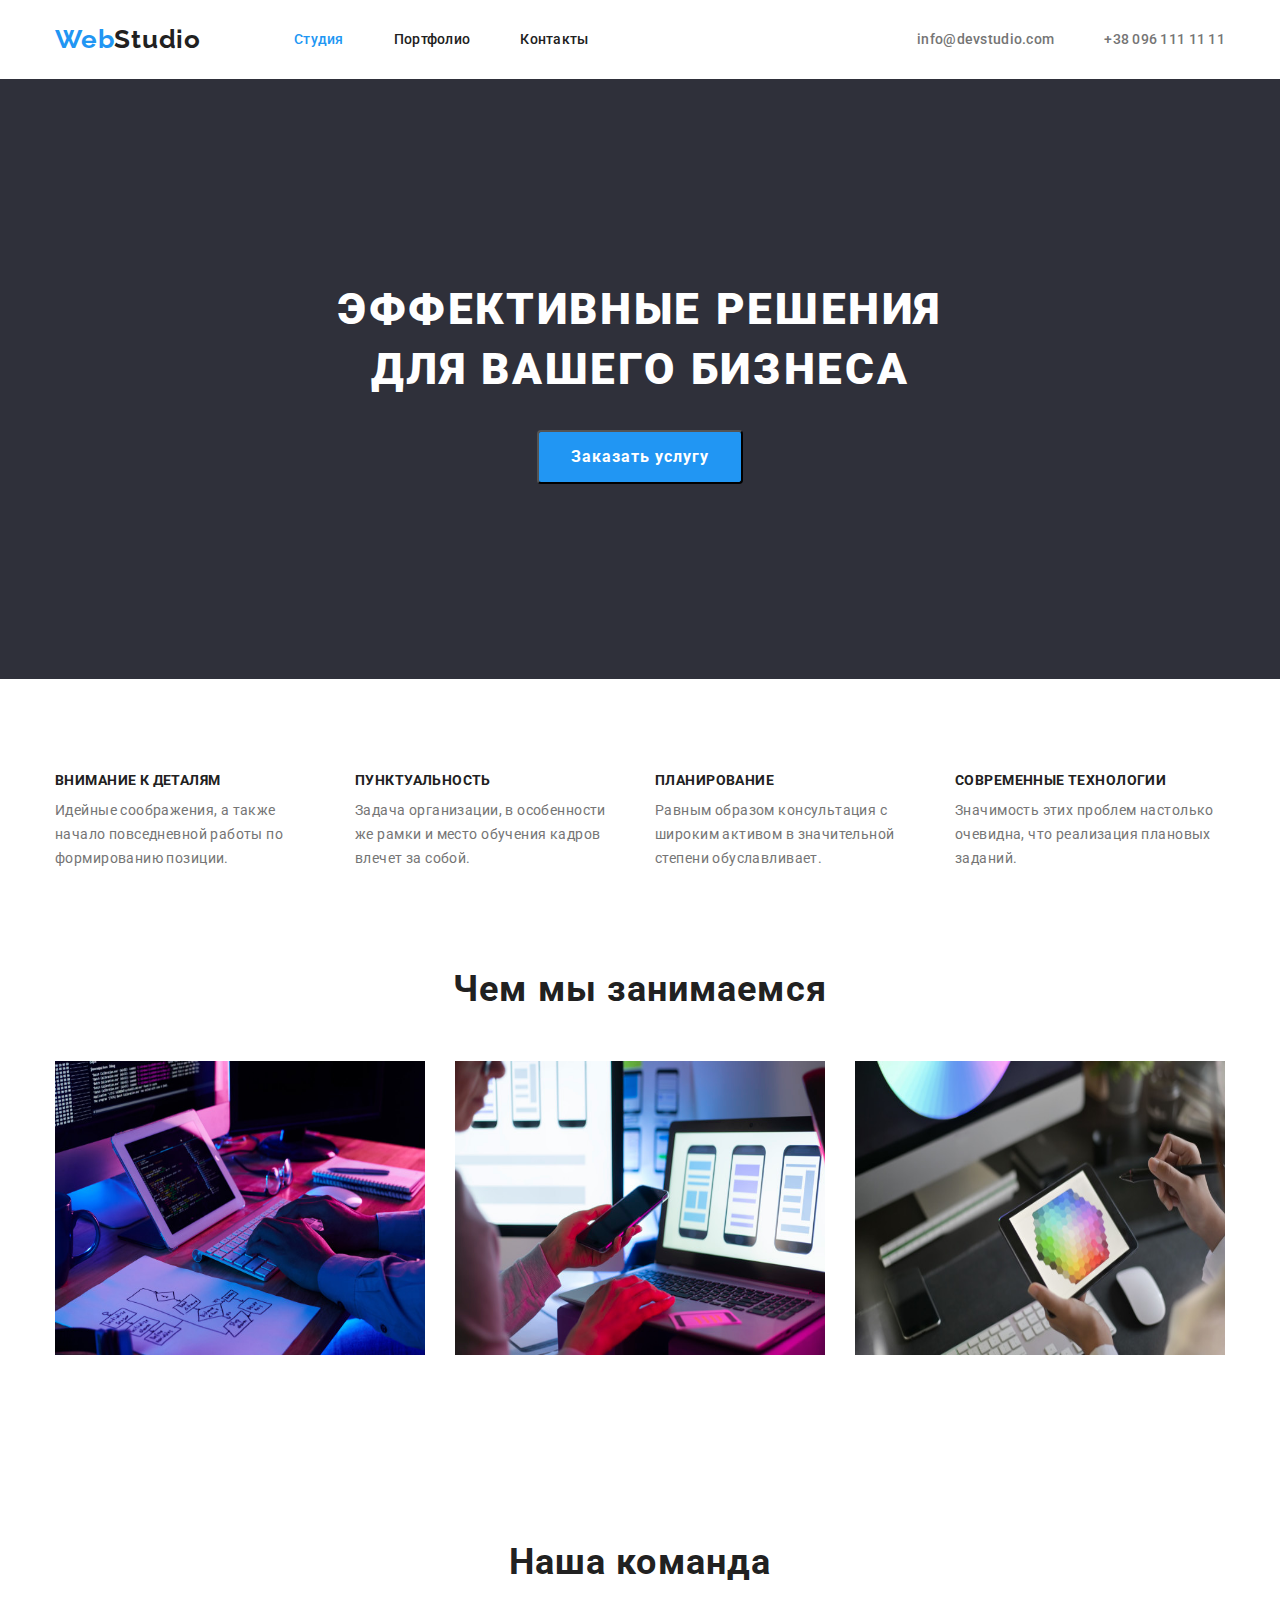
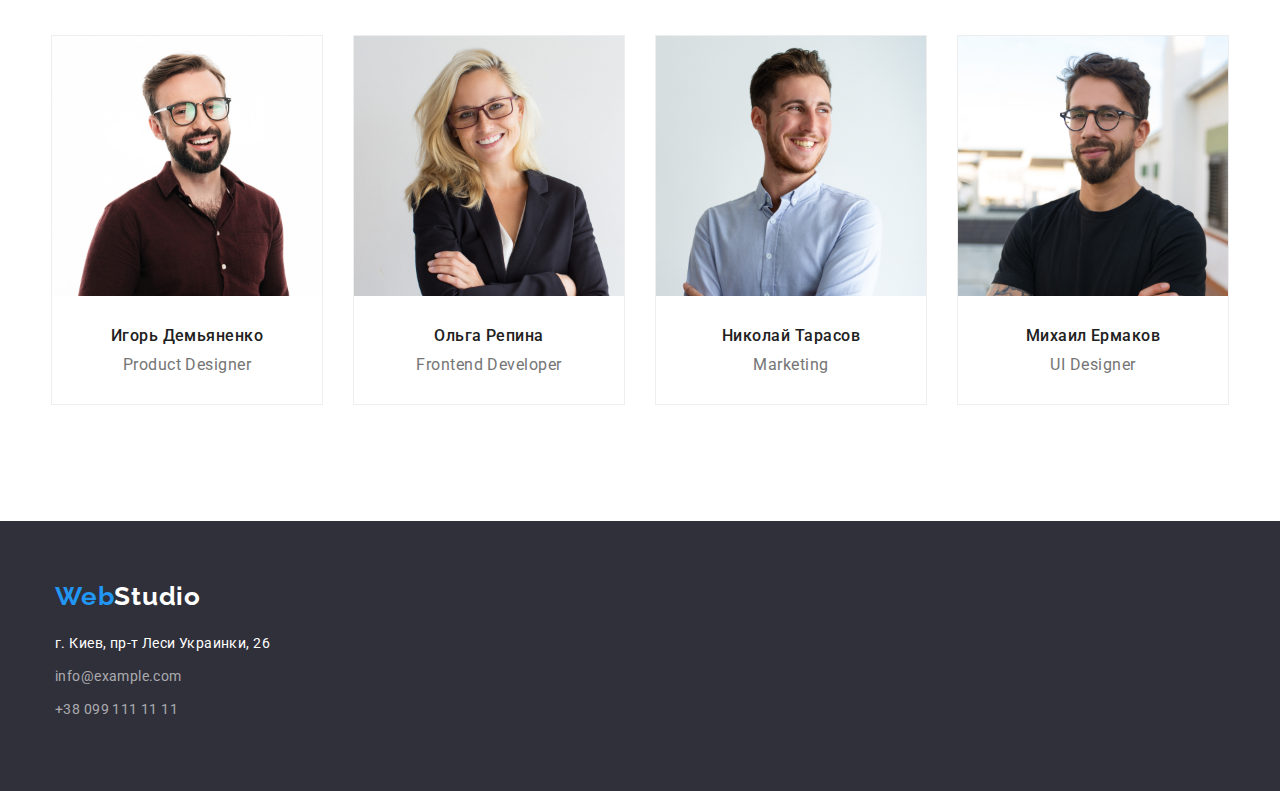
<file: index.html>
<!DOCTYPE html>
<html lang="ru">
<head>
    <meta charset="UTF-8">
    <meta http-equiv="X-UA-Compatible" content="IE=edge">
    <meta name="viewport" content="width=device-width, initial-scale=1.0">
    <title>portfolio</title>
    <link rel="preconnect" href="https://fonts.googleapis.com">
    <link rel="preconnect" href="https://fonts.gstatic.com" crossorigin>
    <link href="https://fonts.googleapis.com/css2?family=Raleway:wght@700&family=Roboto:wght@400;500;700;900&display=swap"
        rel="stylesheet">
    <link rel="stylesheet" href="https://cdnjs.cloudflare.com/ajax/libs/modern-normalize/1.1.0/modern-normalize.min.css" />
    <link rel="stylesheet" href="./css/styles.css">
</head>
<body>
<!-- Верхний блок -->
<header class="header">
    <div class="container header-container">
        <nav class="header-nav">
            <a class="logo" href="WebStudio"><span>Web</span>Studio</a>
            <ul class="meny-nav">
                <li class="meny-nav-link">
                    <a class="nav-link active-page" href="index.html">Студия</a>
                </li>
                <li class="meny-nav-link">
                    <a class="nav-link" href="./portfolio.html">Портфолио</a>
                </li>
                <li class="meny-nav-link">
                    <a class="nav-link" href="Контакты">Контакты</a>
                </li>
            </ul>
        </nav>
        <div class="nav-box-connection">
            <ul class="contacts-nav">
                <li class="meny-nav-link">
                    <a class="connection-mailto" href="mailto:info@devstudio.com">info@devstudio.com</a>
                </li>
                <li class="meny-nav-link">
                    <a class="connection-tel" href="tel:+38-096-111-11-11">+38 096 111 11 11</a>
                </li>
            </ul>
        </div>
    </div>
        
</header>


<!-- Средина блока -->


<main>
          
<!---------- Герой ---------->
        <section class="cap">
            <div class="container">
                <h1 class="cap-heading">Эффективные решения<br> для вашего бизнеса</h1>
                <button class="cap-button" type="button">Заказать услугу</button>
            </div>
        </section>
<!---------- Особенности ---------->
        <section class="peculiarity">
            <div class="container">
                <ul class="peculiarity-box">
                    <li class="peculiarity-list">
                        <h3 class="peculiarity-heading">Внимание к деталям</h3>
                        <p class="peculiarity-text">Идейные соображения, а также начало повседневной работы по формированию позиции.</p>
                    </li>
                    <li class="peculiarity-list">
                        <h3 class="peculiarity-heading">Пунктуальность</h3>
                        <p class="peculiarity-text">Задача организации, в особенности же рамки и место обучения кадров влечет за собой.</p>
                    </li>
                    <li class="peculiarity-list">
                        <h3 class="peculiarity-heading">Планирование</h3>
                        <p class="peculiarity-text">Равным образом консультация с широким активом в значительной степени обуславливает.</p>
                    </li>
                    <li class="peculiarity-list">
                        <h3 class="peculiarity-heading">Современные технологии</h3>
                        <p class="peculiarity-text">Значимость этих проблем настолько очевидна, что реализация плановых заданий.</p>
                    </li>
                </ul>
            </div>
        </section>
<!---------- Чем мы занимаемся ---------->
        <section class="classes-box">
            <div class="container">
                <h2 class="classes-heading">Чем мы занимаемся</h2>
                    <ul class="image">
                        <li class="classes-image-list">
                            <img class="classes-image" src="./images/imag1.jpg " alt="Картинка" width="370">
                        </li>
                        <li class="classes-image-list">
                            <img class="classes-image" src="./images/imag2.jpg " alt="Картинка" width="370">
                        </li>
                        <li class="classes-image-list">
                            <img class="classes-image" src="./images/imag3.jpg " alt="Картинка" width="370">
                        </li>
                    </ul>
            </div>
        </section>
<!---------- Наша команда ---------->
        <section class="team-box">
            <div class="container">
                <h2 class="team-box-heading">Наша команда</h2>
                    <ul class="team-group">
                        <li class="team-group-bg">
                            <img class="team-image" src="./images/foto1.jpg" alt="Фото мужчины" width="270">
                            <div class="team-li">
                                <h3 class="team-heading">Игорь Демьяненко</h3>
                                <p class="team-position">Product Designer</p>
                            </div>
                        </li>
                        <li class="team-group-bg">
                            <img class="team-image" src="./images/foto2.jpg" alt="Фото женщины" width="270">
                            <div class="team-li">
                                <h3 class="team-heading">Ольга Репина</h3>
                                <p class="team-position">Frontend Developer</p>
                            </div>
                        </li>
                        <li class="team-group-bg">
                            <img class="team-image" src="./images/foto3.jpg" alt="Фото мужчины" width="270">
                            <div class="team-li">
                                <h3 class="team-heading">Николай Тарасов</h3>
                                <p class="team-position">Marketing</p>
                            </div>
                        </li>
                        <li class="team-group-bg">
                            <img class="team-image" src="./images/foto4.jpg" alt="Фото мужчины" width="270">
                            <div class="team-li">
                                <h3 class="team-heading">Михаил Ермаков</h3>
                                <p class="team-position">UI Designer</p>
                            </div>
                        </li>
                    </ul>
            </div>
        </section>
    
</main>  


<!---------- Нижний блок ---------->


<footer class="footer">
    <div class="container">
        <a class="footer-logo" href="WebStudio"><span>Web</span>Studio</a>
        <address class="footer-address">г. Киев, пр-т Леси Украинки, 26</address>
        <ul class="footer-list-box">
            <li class="footer-list"><a class="footer-mailto" href="mailto:info@example.com">info@example.com</a></li>
            <li class="footer-list"><a class="footer-tel" href="tel:+38-099-111-11-11">+38 099 111 11 11</a></li>
        </ul>
    </div>
</footer>

</body>
</html>
</file>
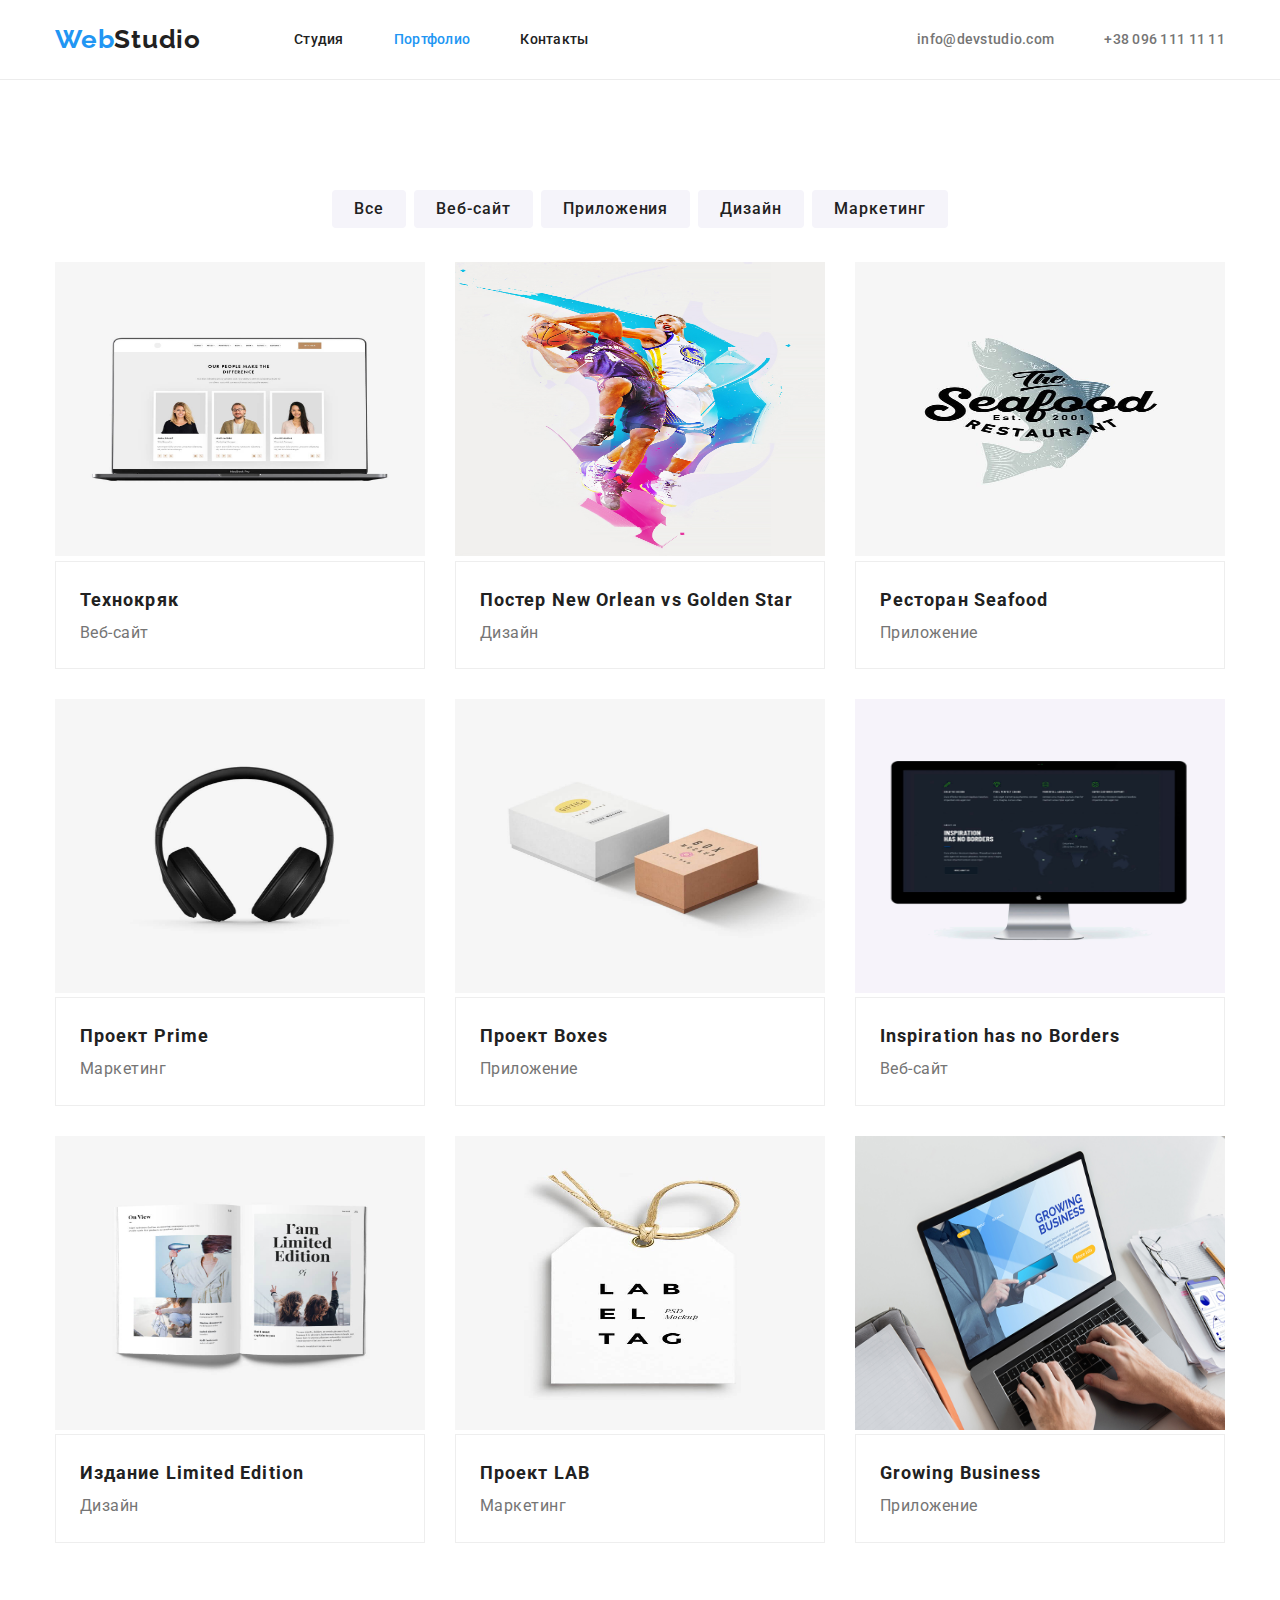
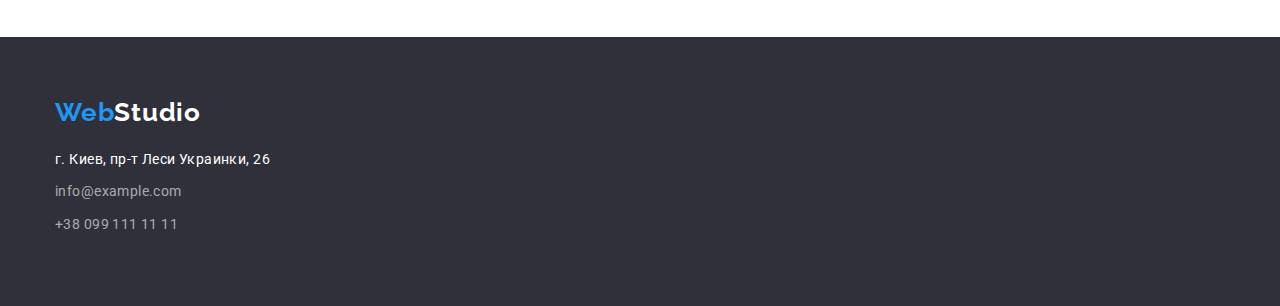
<file: portfolio.html>
<!DOCTYPE html>
<html lang="ru">
<head>
    <meta charset="UTF-8">
    <meta http-equiv="X-UA-Compatible" content="IE=edge">
    <meta name="viewport" content="width=device-width, initial-scale=1.0">
    <title>portfolio</title>
    <link rel="preconnect" href="https://fonts.googleapis.com">
    <link rel="preconnect" href="https://fonts.gstatic.com" crossorigin>
    <link href="https://fonts.googleapis.com/css2?family=Raleway:wght@700&family=Roboto:wght@400;500;700;900&display=swap"
        rel="stylesheet">
    <link rel="stylesheet" href="https://cdnjs.cloudflare.com/ajax/libs/modern-normalize/1.1.0/modern-normalize.min.css" />
    <link rel="stylesheet" href="./css/portfolio.css">
</head>
<body>
<!---------- Верхняя линия ---------->
    <header class="header">
        <div class="container header-container">
            <nav class="header-nav">
                <a class="header-logo" href="WebStudio"><span>Web</span>Studio</a>
                <ul class="header-nav-link">
                    <li class="header-link">
                        <a class="nav-link" href="./index.html">Студия</a>
                    </li>
                    <li class="header-link">
                        <a class="nav-link active-page" href="./portfolio.html">Портфолио</a>
                    </li>
                    <li class="header-link">
                        <a class="nav-link" href="Контакты">Контакты</a>
                    </li>
                </ul>
            </nav>
            <div class="header-connection">
                <ul class="connection-link">
                    <li class="header-link">
                        <a class="header-connection-mailto" href="mailto:info@devstudio.com">info@devstudio.com</a>
                    </li>
                    <li class="header-link">
                        <a class="header-connection-tel" href="tel:+38-096-111-11-11">+38 096 111 11 11</a>
                    </li>
                </ul>
            </div>
        </div>
    </header>
       
<!---------- Портфолио ---------->
    
    <main class="main">
<!---------- Проекты ---------->
            <section class="main-container">
<!---------- Фильтр ---------->
                <div class="container">
                    <ul class="button-ul">
                        <li class="button-li">
                            <button class="button-link" type="button">Все</button>
                        </li>
                        <li class="button-li">
                            <button class="button-link" type="button">Веб-сайт</button>
                        </li>
                        <li class="button-li">
                            <button class="button-link" type="button">Приложения</button>
                        </li>
                        <li class="button-li">
                            <button class="button-link" type="button">Дизайн</button>
                        </li>
                        <li class="button-li">
                            <button class="button-link" type="button">Маркетинг</button>
                        </li>
                    </ul>
                    <ul class="list-projects-box">
                        <li class="list-projects">
                            <img class="images-projects" src="./images/portfolio1.jpg " alt="Картинка" width="370">
                            <div class="projects">
                                <h3 class="heading-projects ">Технокряк</h3>
                                <p class="text-projects ">Веб-сайт</p>
                            </div>
                        </li>
                        <li class="list-projects">
                            <img class="images-projects" src="./images/portfolio2.jpg" alt="Картинка" width="370">
                            <div class="projects">
                                <h3 class="heading-projects ">Постер New Orlean vs Golden Star</h3>
                                <p class="text-projects ">Дизайн</p>
                            </div>
                        </li>
                        <li class="list-projects">
                            <img class="images-projects" src="./images/portfolio3.jpg" alt="Картинка" width="370">
                            <div class="projects">
                                <h3 class="heading-projects ">Ресторан Seafood</h3>
                                <p class="text-projects ">Приложение</p>
                            </div>
                        </li>
                        <li class="list-projects">
                            <img class="images-projects" src="./images/portfolio4.jpg" alt="Картинка" width="370">
                            <div class="projects">
                                <h3 class="heading-projects ">Проект Prime</h3>
                                <p class="text-projects ">Маркетинг</p>
                            </div>
                        </li>
                        <li class="list-projects">
                            <img class="images-projects" src="./images/portfolio5.jpg" alt="Картинка" width="370">
                            <div class="projects">
                                <h3 class="heading-projects ">Проект Boxes</h3>
                                <p class="text-projects ">Приложение</p>
                            </div>
                        </li>
                        <li class="list-projects">
                            <img class="images-projects" src="./images/portfolio6.jpg" alt="Картинка" width="370">
                            <div class="projects">
                                <h3 class="heading-projects ">Inspiration has no Borders</h3>
                                <p class="text-projects ">Веб-сайт</p>
                            </div>
                        </li>
                        <li class="list-projects">
                            <img class="images-projects" src="./images/portfolio7.jpg" alt="Картинка" width="370">
                            <div class="projects">
                                <h3 class="heading-projects ">Издание Limited Edition</h3>
                                <p class="text-projects ">Дизайн</p>
                            </div>
                        </li>
                        <li class="list-projects">
                            <img class="images-projects" src="./images/portfolio8.jpg" alt="Картинка" width="370">
                            <div class="projects">
                                <h3 class="heading-projects ">Проект LAB</h3>
                                <p class="text-projects ">Маркетинг</p>
                            </div>
                        </li>
                        <li class="list-projects">
                            <img class="images-projects" src="./images/portfolio9.jpg" alt="Картинка" width="370">
                            <div class="projects">
                                <h3 class="heading-projects ">Growing Business</h3>
                                <p class="text-projects ">Приложение</p>
                            </div>
                        </li>
                    </ul>
                </div>
            </section>
    </main>
    
    
    <!-- Подвал -->


    <footer class="footer">
        <div class="container">
            <a class="footer-logo" href="WebStudio"><span>Web</span>Studio</a>
            <address class="footer-address">г. Киев, пр-т Леси Украинки, 26</address>
            <ul class="footer-list-box">
                <li class="footer-list"><a class="footer-mailto" href="mailto:info@example.com">info@example.com</a></li>
                <li class="footer-list"><a class="footer-tel" href="tel:+38-099-111-11-11">+38 099 111 11 11</a></li>
            </ul>
        </div>
    </footer>
</body>
</html>
</file>
<file: css/styles.css>
:root {
  --theme-color: #2196f3;
  --text-primary: #212121;
  --text-secondary: #757575;

  --primary-font: 'Raleway';
  --secondary-font: 'Roboto';
}

body {
  font-family: var(--secondary-font);
}

a {
  text-decoration: none;
}

ul {
  list-style: none;
  padding-inline-start: 0;
}

img {
  display: block;
}

address {
  font-style: normal;
}

/* ========== header ========== */

.container {
  width: 1200px;
  margin: 0 auto;
  padding-left: 15px;
  padding-right: 15px;
}

.header-container {
  display: flex;
  align-items: center;
}

.header-nav {
  display: flex;
}

.meny-nav {
  display: flex;
  align-items: center;
  margin-left: 93px;
}

.meny-nav-link + .meny-nav-link {
  margin-left: 50px;
}

.nav-box-connection {
  margin-left: auto;
}

.logo {
  padding-top: 24px;
  padding-bottom: 24px;

  font-family: raleway;
  font-weight: bold;
  font-size: 26px;
  line-height: 1.2;
  letter-spacing: 0.03em;
  color: var(--text-primary);
}

span {
  color: #2196f3;
}

.nav-link:hover,
.nav-link:focus {
  color: var(--theme-color);
}

.nav-link {
  font-weight: 500;
  font-size: 14px;
  line-height: 1.14;
  letter-spacing: 0.02em;
  color: var(--text-primary);
}

.active-page {
  color: var(--theme-color);
}

.contacts-nav {
  display: flex;
}

.connection-mailto {
  font-weight: 500;
  font-size: 14px;
  line-height: 1.14;
  letter-spacing: 0.02em;
  color: var(--text-secondary);
}

.connection-tel {
  font-weight: 500;
  font-size: 14px;
  line-height: 1.14;
  letter-spacing: 0.02em;
  color: var(--text-secondary);
}

.connection-mailto:hover,
.connection-mailto:focus {
  color: var(--theme-color);
}

.connection-tel:hover,
.connection-tel:focus {
  color: var(--theme-color);
}

/* ========== main ========== */

.cap {
  background-color: #2f303a;
  height: 600px;
  padding: 200px 0;
  margin: 0 auto;
}

.cap-heading {
  margin-top: 0;
  margin-bottom: 30px;

  font-weight: 900;
  font-size: 44px;
  line-height: 1.37;
  text-align: center;
  letter-spacing: 0.06em;
  text-transform: uppercase;
  color: #ffffff;
}

.cap-button {
  border-radius: 4px;
  padding-top: 10px;
  padding-right: 32px;
  padding-bottom: 10px;
  padding-left: 32px;
  margin: 0 auto;

  background-color: #2196f3;
  font-family: var(--secondary-font);
  font-weight: 700;
  font-size: 16px;
  line-height: 1.9;
  display: flex;
  align-items: center;
  text-align: center;
  letter-spacing: 0.06em;
  color: #ffffff;
}

.peculiarity {
  padding-top: 94px;
  padding-bottom: 47px;
}

.peculiarity-box {
  display: flex;
  justify-content: space-between;
  margin: 0;
}

.peculiarity-box + .peculiarity-text {
  margin-left: 30px;
}

.peculiarity-list {
  width: 270px;
  height: 101px;
}

.peculiarity-heading {
  margin-top: 0;
  margin-bottom: 10px;
  font-weight: 700;
  font-size: 14px;
  line-height: 1.14;
  letter-spacing: 0.03em;
  text-transform: uppercase;
  color: var(--text-primary);
}
.peculiarity-text {
  margin: 0;

  font-weight: 400;
  font-size: 14px;
  line-height: 1.7;
  letter-spacing: 0.03em;
  color: var(--text-secondary);
}

/* ========== classes ========== */

.classes-box {
  padding-top: 47px;
  padding-bottom: 84px;
}

.image {
  display: flex;
  justify-content: center;
  margin: 0;
}

.classes-image-list {
  margin-left: 30px;
}

.classes-image-list:first-child {
  margin-left: 0;
}

.classes-heading {
  margin-top: 0;
  margin-bottom: 50px;

  font-weight: bold;
  font-size: 36px;
  line-height: 1.2;
  text-align: center;
  letter-spacing: 0.03em;
  color: var(--text-primary);
}

.classes-image {
  width: 370px;
  height: 294px;
}

/* ========== team ========== */

.team-box {
  padding-top: 102px;
  padding-bottom: 86px;
}

.team-group {
  display: flex;
  justify-content: center;
  margin: 0;
}

.team-group-bg {
  border: 1px solid #eeeeee;
  margin-left: 30px;
  margin-bottom: 30px;
}

.team-group-link .team-group {
  display: flex;
  justify-content: space-around;
  margin: 0;
}

.team-group-bg:first-child {
  margin-left: 0;
}

.team-li {
  display: flex;
  flex-direction: column;
  align-items: center;

  padding-top: 30px;
  padding-bottom: 30px;
}

.team-box-heading {
  margin-top: 0;
  margin-bottom: 50px;

  font-weight: 700;
  font-size: 36px;
  line-height: 1.2;
  text-align: center;
  letter-spacing: 0.03em;
  color: var(--text-primary);
}
.team-image {
  width: 270px;
  height: 260px;
}
.team-heading {
  margin-top: 0;
  margin-bottom: 10px;

  font-weight: 500;
  font-size: 16px;
  line-height: 1.2;
  letter-spacing: 0.03em;
  color: var(--text-primary);
}
.team-position {
  margin: 0;

  font-style: normal;
  font-weight: normal;
  font-size: 16px;
  line-height: 1.2;
  letter-spacing: 0.03em;
  color: var(--text-secondary);
}

/* ===== footer ===== */

.footer {
  background-color: #2f303a;
  padding: 60px 0;
  margin: 0 auto;
}

.footer-logo {
  font-family: raleway;
  font-style: normal;
  font-weight: 700;
  font-size: 26px;
  line-height: 1.19;
  letter-spacing: 0.03em;
  color: #ffffff;
}
.footer-address {
  margin-top: 20px;
  margin-bottom: 9px;
  font-weight: 400;
  font-size: 14px;
  line-height: 1.71;
  letter-spacing: 0.03em;
  color: #ffffff;
}

.footer-list-box {
  margin: 0;
}

.footer-list {
  margin-bottom: 9px;
}

.footer-mailto {
  font-weight: 400;
  font-size: 14px;
  line-height: 1.71;
  letter-spacing: 0.03em;
  color: rgba(255, 255, 255, 0.6);
}
.footer-tel {
  font-weight: 400;
  font-size: 14px;
  line-height: 1.71;
  letter-spacing: 0.03em;
  color: rgba(255, 255, 255, 0.6);
}
</file>
<file: css/portfolio.css>
:root {
  --theme-color: #2196f3;
  --text-primary: #212121;
  --text-secondary: #757575;

  --primary-font: 'Raleway';
  --secondary-font: 'Roboto';
}

body {
  font-family: var(--secondary-font);
}

a {
  text-decoration: none;
}

ul {
  list-style: none;
  padding-inline-start: 0px;
}

address {
  font-style: normal;
}

/* ========== header ========== */

.container {
  width: 1200px;
  margin: 0 auto;
  padding-left: 15px;
  padding-right: 15px;
}

.header {
  border-bottom: 1px solid #ececec;
}

.header-container {
  display: flex;
  align-items: center;
}

.header-nav {
  display: flex;
}

.header-nav-link {
  display: flex;
  align-items: center;
  margin-left: 93px;
}

.header-link + .header-link {
  margin-left: 50px;
}

.connection-link {
  display: flex;
}

.header-connection {
  margin-left: auto;
}

.header-logo {
  padding-top: 24px;
  padding-bottom: 24px;

  font-family: raleway;
  font-weight: 700;
  font-size: 26px;
  line-height: 1.2;
  letter-spacing: 0.03em;
  color: var(--text-primary);
}
span {
  color: #2196f3;
}
.nav-link:hover,
.nav-link:focus {
  color: var(--theme-color);
}
.nav-link {
  font-weight: 500;
  font-size: 14px;
  line-height: 1.14;
  letter-spacing: 0.02em;
  color: var(--text-primary);
}
.active-page {
  color: var(--theme-color);
}
.header-connection-mailto {
  font-weight: 500;
  font-size: 14px;
  line-height: 1.14;
  letter-spacing: 0.02em;
  color: var(--text-secondary);
}
.header-connection-tel {
  font-weight: 500;
  font-size: 14px;
  line-height: 1.14;
  letter-spacing: 0.02em;
  color: var(--text-secondary);
}
.header-connection-mailto:hover,
.header-connection-mailto:focus {
  color: var(--theme-color);
}
.header-connection-tel:hover,
.header-connection-tel:focus {
  color: var(--theme-color);
}
/* ========== main ========== */

.main-container {
  padding-top: 94px;
  padding-bottom: 94px;
}

.button-ul {
  display: flex;
  justify-content: center;
  align-items: center;
  margin-bottom: 34px;
}

.button-li {
  margin-left: 8px;
}

.button-li:first-child {
  margin-left: 0;
}

.button-link {
  border-width: 0;
  border-radius: 4px;

  padding: 6px 22px;

  font-family: var(--secondary-font);
  font-weight: 500;
  font-size: 16px;
  line-height: 1.63;
  align-items: center;
  text-align: center;
  letter-spacing: 0.06em;
  color: var(--text-primary);
  background: #f5f4fa;
}

.button-link:hover,
.button-link:focus {
  background-color: var(--theme-color);
  color: #ffffff;
}

.list-projects-box {
  display: flex;
  flex-wrap: wrap;
  margin: 0;
  margin-right: -30px;
  margin-bottom: -30px;
}

.list-projects {
  margin-right: 30px;
  margin-bottom: 30px;
}

.images-projects {
  width: 370px;
  height: 294px;
  margin: 0;
}

.projects {
  border: 1px solid #eeeeee;
  padding-top: 20px;
  padding-right: 24px;
  padding-bottom: 20px;
  padding-left: 24px;
}

.heading-projects {
  margin: 0;

  font-weight: 700;
  font-size: 18px;
  line-height: 2;
  letter-spacing: 0.06em;
  color: var(--text-primary);
}

.text-projects {
  margin: 0;

  font-weight: 400;
  font-size: 16px;
  line-height: 1.9;
  letter-spacing: 0.03em;
  color: var(--text-secondary);
}

/* ========== footer ========== */

.footer {
  background-color: #2f303a;
  padding: 60px 0;
  margin: 0 auto;
}

.footer-logo {
  font-family: raleway;
  font-style: normal;
  font-weight: 700;
  font-size: 26px;
  line-height: 1.19;
  letter-spacing: 0.03em;
  color: #ffffff;
}
.footer-address {
  margin-top: 20px;
  margin-bottom: 9px;
  font-weight: 400;
  font-size: 14px;
  line-height: 1.71;
  letter-spacing: 0.03em;
  color: #ffffff;
}

.footer-list-box {
  margin: 0;
}

.footer-list {
  margin-bottom: 9px;
}

.footer-mailto {
  font-weight: 400;
  font-size: 14px;
  line-height: 1.71;
  letter-spacing: 0.03em;
  color: rgba(255, 255, 255, 0.6);
}
.footer-tel {
  font-weight: 400;
  font-size: 14px;
  line-height: 1.71;
  letter-spacing: 0.03em;
  color: rgba(255, 255, 255, 0.6);
}
</file>
